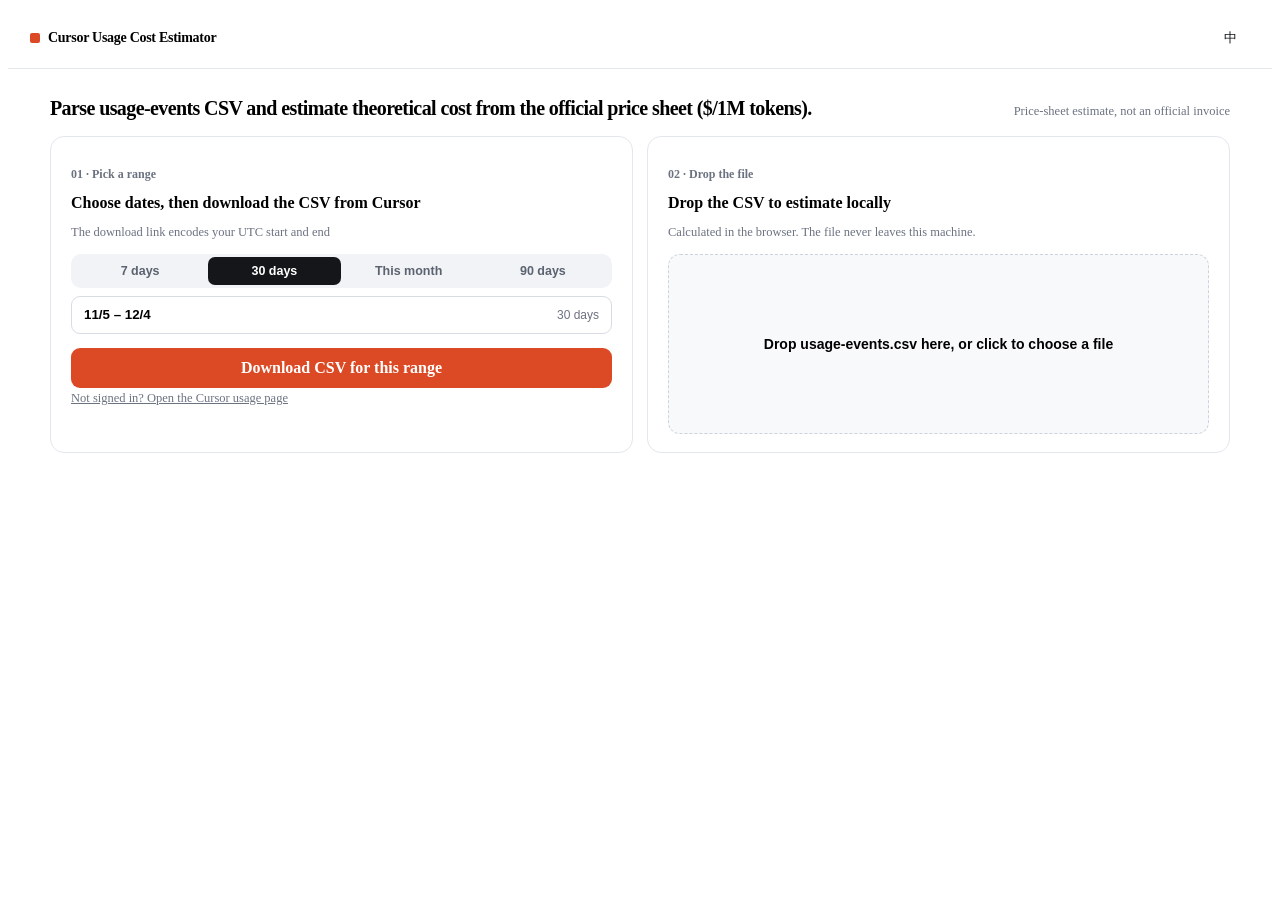
<file: index.html>
<!DOCTYPE html>
<html lang="zh-CN">
<head>
  <meta charset="UTF-8" />
  <meta name="viewport" content="width=device-width, initial-scale=1" />
  <title>Cursor 用量花费估算</title>
  <link rel="stylesheet" href="./css/app.css" />
</head>
<body>
  <div class="dx-shell">
    <header class="dx-bar">
      <div class="dx-brand">
        <span class="dx-mark" aria-hidden="true"></span>
        <span data-i18n="app.title">Cursor 用量花费估算</span>
      </div>
      <div class="dx-time" id="viewPicker" hidden>
        <button type="button" data-preset="d7"></button>
        <button type="button" data-preset="d30"></button>
        <button type="button" data-preset="month"></button>
        <button type="button" data-preset="all"></button>
        <span class="dx-time-gap" aria-hidden="true"></span>
        <button type="button" class="dx-time-cal" id="viewCalBtn">
          <span id="viewRangeLabel"></span>
        </button>
      </div>
      <div class="dx-actions">
        <button type="button" class="dx-ghost" id="langBtn">EN</button>
        <button type="button" class="dx-btn" id="exportBtn" data-i18n="action.exportReport">导出图片报告</button>
        <button type="button" class="dx-btn is-ink" id="replaceBtn" data-i18n="action.replaceCsv">更换 CSV</button>
        <button type="button" class="dx-btn is-ink" id="backBtn" data-i18n="entry.back" hidden>返回分析</button>
      </div>
    </header>

    <p class="dx-error" id="errorBar" role="alert" hidden></p>

    <section class="dx-entry" id="entry">
      <div class="dx-entry-banner">
        <h1 data-i18n="app.subtitle">解析 usage-events CSV，按官方价表估算理论花费。</h1>
        <span data-i18n="export.footer.disclaimer">价表估算，非官方账单</span>
      </div>
      <div class="dx-entry-grid">
        <article class="dx-tile">
          <p class="dx-k" data-i18n="entry.kicker1">01 · 选区间导出</p>
          <h2 data-i18n="entry.title1">选好区间，直接从 Cursor 下载 CSV</h2>
          <p class="dx-muted" data-i18n="entry.sub1">下载链接已按你选的日期自动拼好 UTC 时间范围</p>
          <div class="dx-dl" id="downloadPicker">
            <div class="dx-dl-presets">
              <button type="button" data-preset="d7"></button>
              <button type="button" data-preset="d30"></button>
              <button type="button" data-preset="month"></button>
              <button type="button" data-preset="d90"></button>
            </div>
            <button type="button" class="dx-date" id="downloadCalBtn">
              <span id="downloadRangeLabel"></span>
              <em id="downloadDays"></em>
            </button>
          </div>
          <a class="dx-cta" id="downloadCsv" href="https://cursor.com/api/dashboard/export-usage-events-csv" target="_blank" rel="noopener noreferrer" data-i18n="entry.download">下载这段时间的 CSV</a>
          <a class="dx-help" href="https://cursor.com/dashboard/usage" target="_blank" rel="noopener noreferrer" data-i18n="entry.login">还没登录 Cursor？去官网用量页手动导出</a>
        </article>
        <article class="dx-tile">
          <p class="dx-k" data-i18n="entry.kicker2">02 · 拖入即算</p>
          <h2 data-i18n="entry.title2">把 CSV 拖进来，本地秒算</h2>
          <p class="dx-muted" data-i18n="entry.sub2">纯浏览器计算，文件不会离开你的电脑</p>
          <button type="button" class="dx-drop" id="dropZone">
            <b data-i18n="entry.drop">拖拽 usage-events.csv 到这里，或点击选择文件</b>
          </button>
          <input id="fileInput" type="file" accept=".csv,text/csv" hidden />
        </article>
      </div>
    </section>

    <section class="dx-bento" id="bento" hidden>
      <div class="dx-top">
        <article class="dx-tile" id="heroBlock"></article>
        <article class="dx-tile" id="poolsBlock"></article>
        <article class="dx-tile" id="anatomyBlock"></article>
      </div>
      <div class="dx-bottom">
        <article class="dx-tile dx-chart-tile">
          <div class="dx-chart-bar">
            <div id="chartHead"></div>
            <div class="dx-segs" data-export-hide="1">
              <div class="dx-seg">
                <button type="button" data-chart-mode="daily" data-i18n="bento.daily">按日</button>
                <button type="button" data-chart-mode="cumulative" data-i18n="bento.cumulative">累计</button>
              </div>
              <div class="dx-seg">
                <button type="button" data-metric="cost" data-i18n="bento.metric.cost">花费</button>
                <button type="button" data-metric="tokens" data-i18n="bento.metric.tokens">Token</button>
                <button type="button" data-metric="events" data-i18n="bento.metric.events">次数</button>
              </div>
            </div>
          </div>
          <div class="dx-chart-host" id="chartHost"></div>
          <div class="dx-legend" id="chartLegend">
            <span><i class="dx-dot is-fp"></i><span data-i18n="bento.fp">第一方池</span></span>
            <span><i class="dx-dot is-api"></i><span data-i18n="bento.api">API 池</span></span>
            <span class="dx-muted" data-i18n="bento.inspect">点击任意模型或日期柱查看明细</span>
          </div>
        </article>
        <article class="dx-tile dx-side" id="sideBlock"></article>
      </div>
    </section>
    <p class="dx-sr" id="todayMark" hidden></p>
  </div>
  <script type="module" src="./js/main.js"></script>
</body>
</html>
</file>
<file: css/app.css>
[hidden] { display: none !important; }
  margin: 0;
  background: #F1F3F6;
  color: #14161A;
  font-family: system-ui, -apple-system, "Segoe UI", "PingFang SC", "Hiragino Sans GB", "Microsoft YaHei", "Noto Sans SC", sans-serif;
  font-variant-numeric: tabular-nums;
}

button, input, a { font: inherit; }
button { cursor: pointer; }
button:active { transform: scale(0.98); }
button:focus-visible, a:focus-visible {
  outline: none;
  box-shadow: 0 0 0 3px rgba(220, 74, 37, 0.28);
}

.dx-shell { min-height: 100vh; }
.dx-bar {
  display: flex;
  align-items: center;
  justify-content: space-between;
  gap: 16px;
  height: 60px;
  padding: 0 22px;
  background: #FFFFFF;
  border-bottom: 1px solid #E4E7EC;
}
.dx-brand { display: flex; align-items: center; gap: 8px; font-size: 14px; font-weight: 650; letter-spacing: -0.02em; }
.dx-mark { width: 10px; height: 10px; border-radius: 2px; background: #DC4A25; }
.dx-actions { display: flex; align-items: center; gap: 8px; }
.dx-ghost, .dx-btn {
  height: 32px;
  padding: 0 12px;
  border-radius: 8px;
  border: 1px solid transparent;
  background: transparent;
  color: #14161A;
  font-size: 13px;
  font-weight: 550;
}
.dx-ghost:hover { background: #F1F3F6; }
.dx-btn { border-color: #D8DCE3; background: #FFFFFF; }
.dx-btn:hover { background: #F5F6F8; }
.dx-btn.is-ink { background: #14161A; border-color: #14161A; color: #FFFFFF; }
.dx-btn.is-ink:hover { background: #2A2E36; }
.dx-cta { background: #DC4A25; border-color: #DC4A25; color: #FFFFFF; text-decoration: none; }
.dx-cta:hover { background: #C23C1A; }
.dx-btn:disabled { opacity: 0.45; cursor: default; transform: none; }

.dx-time, .dx-dl-presets, .dx-seg, .dx-tabs {
  display: inline-flex;
  align-items: center;
  gap: 2px;
  padding: 3px;
  border-radius: 10px;
  background: #F1F3F6;
}
.dx-time { position: relative; border: 1px solid #E2E5EC; }
.dx-time > button, .dx-dl-presets button, .dx-seg button, .dx-tabs button {
  height: 28px;
  padding: 0 10px;
  border: 0;
  border-radius: 7px;
  background: transparent;
  color: #5C6370;
  font-size: 12.5px;
  font-weight: 550;
}
.dx-time > button.is-on, .dx-dl-presets button.is-on, .dx-seg button.is-on, .dx-tabs button.is-on {
  background: #14161A;
  color: #FFFFFF;
}
.dx-time-cal, .dx-time > .dx-time-cal {
  background: #FFFFFF !important;
  color: #14161A !important;
  font-weight: 650;
  box-shadow: 0 1px 2px rgba(0, 0, 0, 0.05);
}
.dx-time-gap { width: 1px; height: 16px; margin: 0 4px; background: #D9DDE5; }

.dx-error {
  max-width: 1180px;
  margin: 12px auto 0;
  padding: 10px 14px;
  border-radius: 8px;
  background: #FEF2F2;
  color: #B91C1C;
  font-size: 13px;
}

.dx-entry { max-width: 1180px; margin: 0 auto; padding: 28px 22px 40px; }
.dx-entry-banner { display: flex; justify-content: space-between; gap: 16px; align-items: baseline; margin-bottom: 16px; }
.dx-entry-banner h1 { margin: 0; font-size: 20px; font-weight: 700; letter-spacing: -0.03em; }
.dx-entry-banner span, .dx-muted, .dx-note { color: #6B7280; font-size: 12.5px; }
.dx-entry-grid, .dx-top, .dx-bottom { display: grid; gap: 14px; }
.dx-entry-grid { grid-template-columns: 1fr 1fr; }
.dx-tile {
  padding: 18px 20px;
  border: 1px solid #E3E6EC;
  border-radius: 14px;
  background: #FFFFFF;
}
.dx-tile h2 { margin: 6px 0 4px; font-size: 16px; }
.dx-k { font-size: 12px; font-weight: 650; color: #6B7280; }
.dx-dl { position: relative; display: flex; flex-direction: column; gap: 8px; margin: 14px 0; }
.dx-dl-presets { display: grid; grid-template-columns: repeat(4, 1fr); }
.dx-date {
  display: flex;
  align-items: center;
  width: 100%;
  height: 38px;
  padding: 0 12px;
  border: 1px solid #D8DCE3;
  border-radius: 9px;
  background: #FFFFFF;
  font-weight: 600;
}
.dx-date em { margin-left: auto; font-style: normal; color: #6B7280; font-weight: 500; font-size: 12px; }
.dx-cta { display: flex; align-items: center; justify-content: center; height: 40px; border-radius: 9px; font-weight: 650; }
.dx-help { margin-top: 12px; color: #6B7280; font-size: 12.5px; }
.dx-drop {
  display: flex;
  align-items: center;
  justify-content: center;
  width: 100%;
  min-height: 180px;
  margin-top: 14px;
  padding: 20px;
  border: 1.5px dashed #CDD3DC;
  border-radius: 12px;
  background: #F8F9FB;
}
.dx-drop.is-over, .dx-drop:hover { border-color: #DC4A25; background: #FEF6F3; }
.dx-drop b { font-size: 14px; }

.dx-bento { max-width: 1180px; margin: 0 auto; padding: 18px 22px 32px; }
.dx-top { grid-template-columns: 1.15fr 1fr 0.9fr; }
.dx-bottom { grid-template-columns: 1.25fr 1fr; margin-top: 14px; align-items: stretch; }
.dx-tile-head, .dx-chart-bar, .dx-legend, .dx-model-top, .dx-model-bot, .dx-pc-top {
  display: flex;
  align-items: center;
  justify-content: space-between;
  gap: 8px;
}
.dx-total { margin: 8px 0 0; font-size: 48px; font-weight: 750; letter-spacing: -0.04em; line-height: 1; }
.dx-verdict { min-height: 40px; margin: 12px 0 0; color: #4B5563; font-size: 13px; line-height: 1.5; }
.dx-hero-foot { display: flex; gap: 16px; margin-top: 16px; color: #6B7280; font-size: 12.5px; }
.dx-hero-foot b, .dx-pc-top b, .dx-anat-list b, .dx-anat-foot b { color: #14161A; }
.dx-tag, .dx-max { padding: 2px 8px; border-radius: 99px; background: #F1F3F6; color: #4B5563; font-size: 11px; font-weight: 650; }
.dx-max { background: #FEF2EE; color: #C43D1B; }
.dx-pool + .dx-pool { margin-top: 14px; }
.dx-pc-val { margin: 2px 0 6px; font-size: 22px; font-weight: 750; letter-spacing: -0.03em; }
.dx-pc-sub { margin: 4px 0 0; color: #8A909B; font-size: 11.5px; }
.is-hot { color: #DC4A25; }
.dx-dot { width: 7px; height: 7px; border-radius: 2px; display: inline-block; }
.dx-dot.is-fp, .dx-track .is-fp { background: #14161A; }
.dx-dot.is-api, .dx-track .is-api { background: #DC4A25; }
.dx-bar.is-fp { fill: #14161A; }
.dx-bar.is-api { fill: #DC4A25; }
.dx-track { display: block; height: 6px; border-radius: 3px; background: #ECEEF2; overflow: hidden; }
.dx-track > span { display: block; height: 100%; }
.dx-anat { display: flex; height: 9px; gap: 2px; margin: 12px 0; }
.dx-anat span, .dx-anat-list i { border-radius: 3px; }
.dx-anat .is-cacheRead, .dx-anat-list .is-cacheRead { background: #14161A; }
.dx-anat .is-output, .dx-anat-list .is-output { background: #DC4A25; }
.dx-anat .is-input, .dx-anat-list .is-input { background: #7D8593; }
.dx-anat .is-cacheWrite, .dx-anat-list .is-cacheWrite { background: #C6CCD6; }
.dx-anat-list { display: flex; flex-direction: column; gap: 8px; font-size: 12.5px; color: #4B5563; }
.dx-anat-list div, .dx-legend { display: flex; justify-content: space-between; }
.dx-anat-list span, .dx-legend span { display: inline-flex; align-items: center; gap: 6px; }
.dx-anat-list i { width: 7px; height: 7px; }
.dx-anat-foot { margin: 12px 0 0; padding-top: 10px; border-top: 1px solid #F0F2F5; color: #6B7280; font-size: 12px; }
.dx-chart-tile { min-height: 390px; }
.dx-chart-title { display: flex; align-items: center; gap: 8px; min-width: 0; }
.dx-segs { display: flex; gap: 6px; }
.dx-chart-host { position: relative; margin-top: 8px; }
.dx-chart { display: block; width: 100%; height: auto; cursor: pointer; overflow: hidden; }
.dx-legend { margin-top: 4px; color: #5C6370; font-size: 12px; gap: 14px; justify-content: flex-start; }
.dx-tip {
  position: absolute;
  top: 8px;
  z-index: 2;
  padding: 6px 8px;
  border-radius: 8px;
  background: #14161A;
  color: #FFFFFF;
  font-size: 12px;
  transform: translateX(-50%);
  pointer-events: none;
}
.dx-tip b, .dx-tip span { display: block; }
.dx-legend { margin-top: 8px; color: #5C6370; font-size: 12px; }
.dx-chip {
  height: 24px;
  padding: 0 8px;
  border: 0;
  border-radius: 6px;
  background: #14161A;
  color: #FFFFFF;
  font-size: 12px;
}
.dx-chip.is-day { background: #FEF2EE; color: #B93818; }
.dx-side { min-height: 390px; }
.dx-models { display: flex; flex-direction: column; gap: 4px; max-height: 430px; overflow: auto; }
.dx-model {
  width: 100%;
  padding: 7px 10px;
  border: 1px solid transparent;
  border-radius: 9px;
  background: #F9FAFB;
  text-align: left;
}
.dx-model.is-on { background: #FEF6F3; border-color: #DC4A25; }
.dx-model-top b { font-size: 13px; }
.dx-model-top em { margin-left: 6px; color: #6B7280; font-style: normal; font-size: 11px; }
.dx-model-bot { margin-top: 4px; color: #8A909B; font-size: 11px; }
.dx-model-bot .dx-track { flex: 1; height: 4px; }
.dx-table-wrap { max-height: 390px; overflow: auto; }
.dx-table { width: 100%; border-collapse: collapse; font-size: 12.5px; }
.dx-table th { padding: 0 8px 8px 0; color: #6B7280; font-weight: 550; text-align: right; }
.dx-table th:first-child, .dx-table td:first-child { text-align: left; }
.dx-table td { padding: 8px 8px 8px 0; border-top: 1px solid #F3F4F6; text-align: right; }
.dx-unmatched { margin-top: 10px; padding: 10px 12px; border: 1px solid #F7D3C7; border-radius: 10px; background: #FEF6F3; }
.dx-unmatched b { display: block; color: #B93818; }
.dx-unmatched span { color: #5C6370; font-size: 12px; }

.dx-pop {
  position: absolute;
  top: calc(100% + 8px);
  right: 0;
  z-index: 20;
  display: flex;
  border: 1px solid #D7DCE3;
  border-radius: 12px;
  background: #FFFFFF;
  box-shadow: 0 18px 42px rgba(17, 20, 26, 0.16);
}
.dx-pop-presets { display: flex; flex-direction: column; gap: 3px; width: 112px; padding: 8px; border-right: 1px solid #ECEDF1; }
.dx-pop-preset, .dx-pop-nav, .dx-day {
  border: 0;
  background: transparent;
  border-radius: 6px;
}
.dx-pop-preset { height: 30px; text-align: left; padding: 0 8px; color: #525866; }
.dx-pop-preset.is-on { background: #14161A; color: #FFFFFF; }
.dx-pop-cal { width: 248px; padding: 10px 12px; }
.dx-pop-head, .dx-pop-foot { display: flex; align-items: center; justify-content: space-between; }
.dx-pop-head { font-size: 13px; font-weight: 650; }
.dx-pop-nav { width: 26px; height: 26px; }
.dx-pop-nav:disabled { opacity: 0.3; }
.dx-pop-week, .dx-pop-grid { display: grid; grid-template-columns: repeat(7, 30px); justify-content: space-between; }
.dx-pop-week { margin: 6px 0 2px; color: #8A909B; font-size: 11px; text-align: center; }
.dx-day { width: 30px; height: 28px; font-size: 12px; }
.dx-day:disabled { color: #C5CDD6; }
.dx-day.is-in { border-radius: 0; background: rgba(20, 22, 26, 0.08); }
.dx-day.is-start { border-radius: 6px 0 0 6px; background: #14161A; color: #FFFFFF; }
.dx-day.is-end { border-radius: 0 6px 6px 0; background: #14161A; color: #FFFFFF; }
.dx-day.is-start.is-end { border-radius: 6px; }
.dx-pop-foot { margin-top: 8px; padding-top: 8px; border-top: 1px solid #ECEDF1; color: #7C828E; font-size: 11px; }

.export-capture-root {
  position: fixed;
  left: 0;
  top: 0;
  width: 1180px;
  transform: translate3d(-120vw, 0, 0);
  z-index: -1;
  pointer-events: none;
}
.export-capture-panel {
  width: 1180px;
  box-sizing: border-box;
  padding: 24px 32px 28px;
  background: #F1F3F6;
  color: #14161A;
}
.export-footer { margin-top: 28px; padding: 18px 20px; background: #FFFFFF; border: 1px solid #E3E6EC; border-radius: 8px; text-align: center; }
.export-footer-title { margin: 0 0 6px; font-size: 15px; font-weight: 650; }
.export-footer-meta { margin: 0 0 10px; font-size: 12px; color: #8A909B; }
.export-footer-link { font-size: 13px; font-weight: 550; color: #DC4A25; text-decoration: none; }

@media (max-width: 980px) {
  .dx-bar, .dx-entry-banner, .dx-top, .dx-bottom, .dx-entry-grid { display: flex; flex-direction: column; }
  .dx-time { order: 3; }
}
</file>
